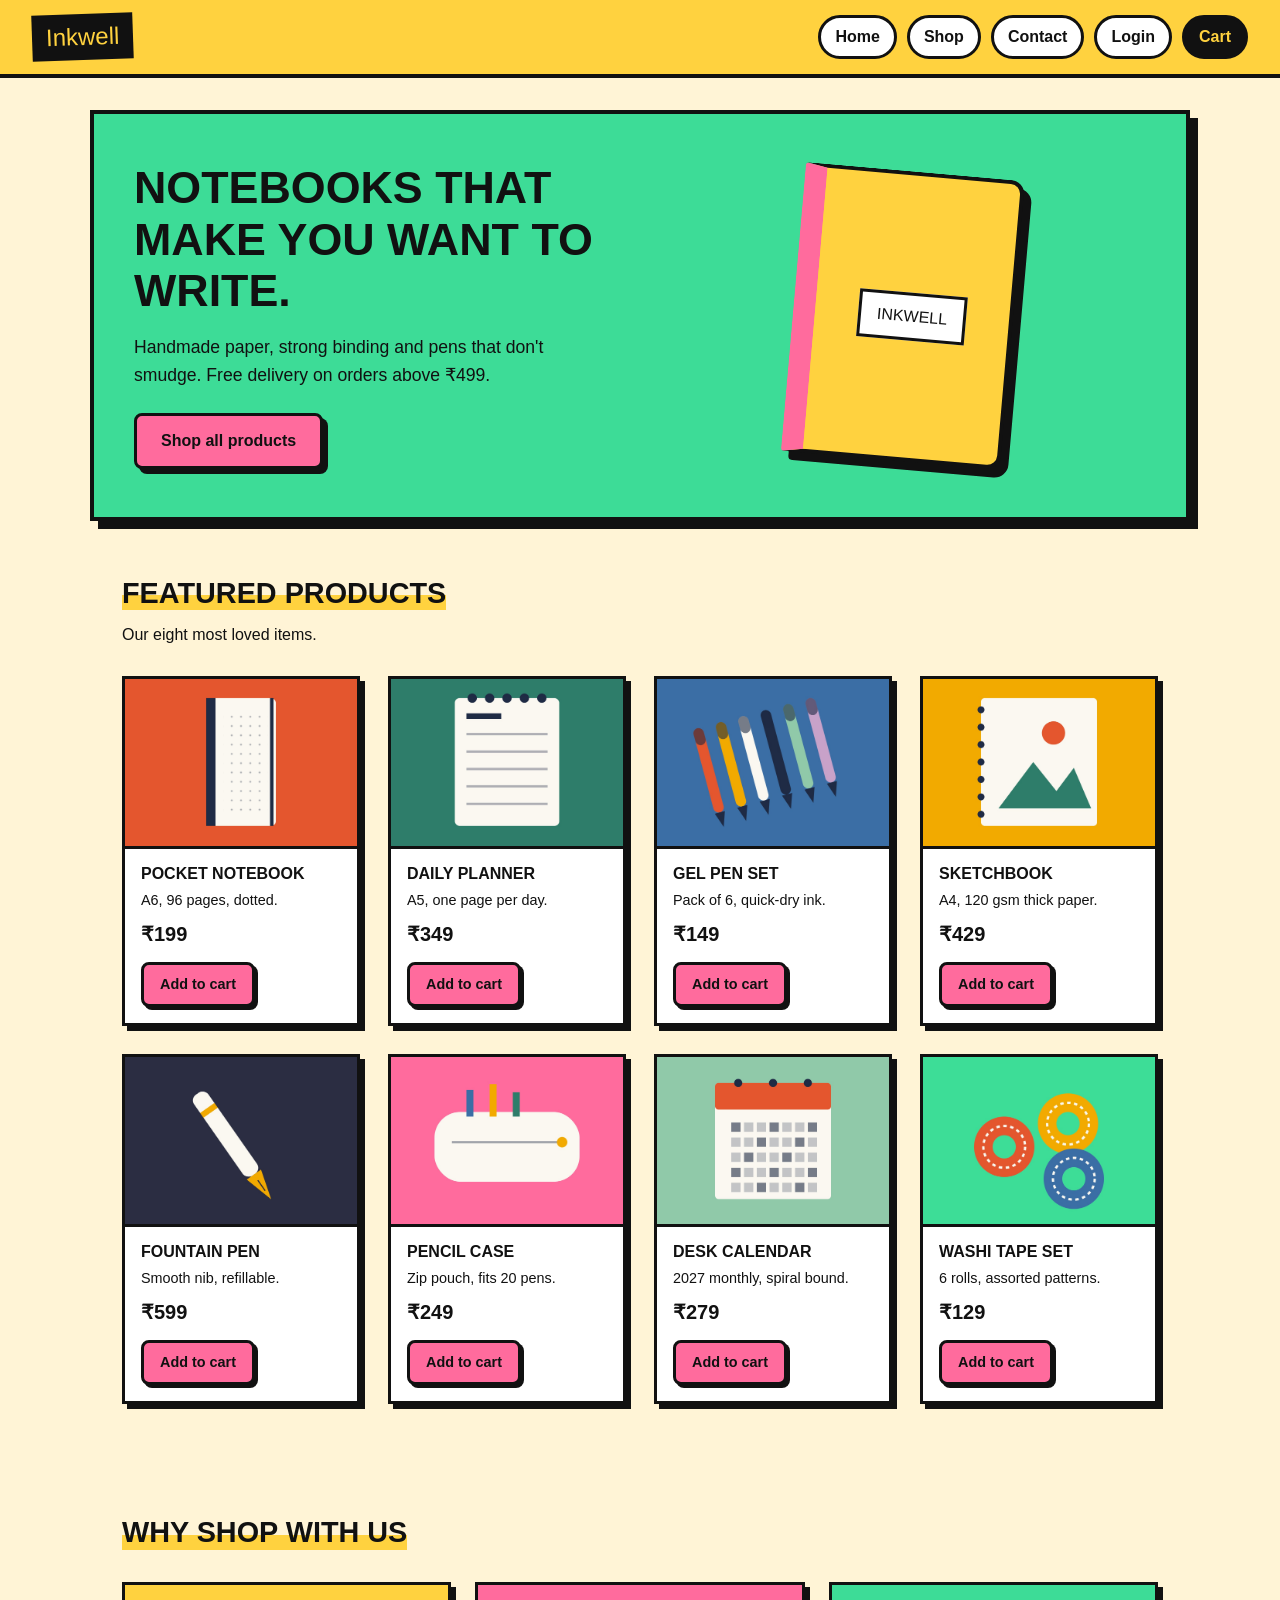
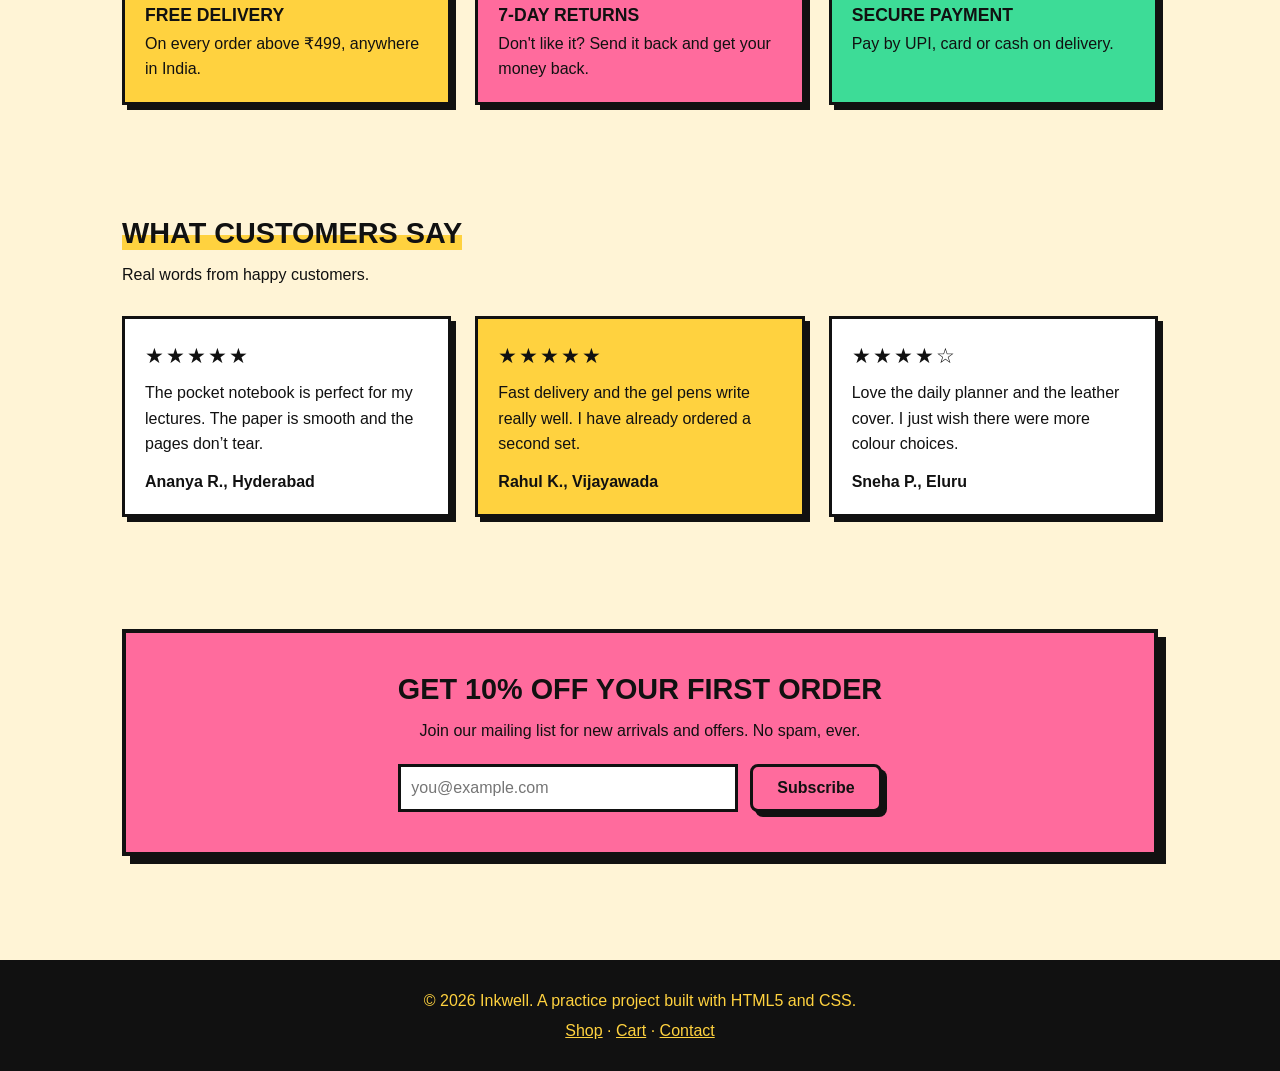
<file: index.html>
<!DOCTYPE html>
<html lang="en">
<head>
  <meta charset="UTF-8">
  <meta name="viewport" content="width=device-width, initial-scale=1">
  <title>Home – Inkwell</title>
  <link rel="stylesheet" href="style.css">
</head>
<body>
  <header class="site-header">
    <a href="index.html" class="logo">Inkwell</a>
    <nav>
      <ul class="nav-links">
        <li><a href="index.html">Home</a></li>
        <li><a href="products.html">Shop</a></li>
        <li><a href="contact.html">Contact</a></li>
        <li><a href="login.html">Login</a></li>
        <li><a href="cart.html" class="cart-link">Cart</a></li>
      </ul>
    </nav>
  </header>
  <main>
    <section class="hero">
      <div class="hero-text">
        <h1>Notebooks that make you want to write.</h1>
        <p>Handmade paper, strong binding and pens that don't smudge. Free delivery on orders above ₹499.</p>
        <a href="products.html" class="btn">Shop all products</a>
      </div>
      <div class="hero-art" aria-hidden="true">
        <div class="book"><div class="book-label">Inkwell</div></div>
      </div>
    </section>

    <section class="section">
      <h2>Featured products</h2>
      <p class="section-intro">Our eight most loved items.</p>
      <div class="product-grid">
        <article class="card">
          <a href="product.html"><img class="card-img" src="images/p1.jpg" alt="Pocket Notebook"></a>
          <div class="card-body">
            <h3><a href="product.html">Pocket Notebook</a></h3>
            <p class="desc">A6, 96 pages, dotted.</p>
            <p class="price">₹199</p>
            <a href="cart.html" class="btn btn-small">Add to cart</a>
          </div>
        </article>
        <article class="card">
          <a href="product.html"><img class="card-img" src="images/p2.jpg" alt="Daily Planner"></a>
          <div class="card-body">
            <h3><a href="product.html">Daily Planner</a></h3>
            <p class="desc">A5, one page per day.</p>
            <p class="price">₹349</p>
            <a href="cart.html" class="btn btn-small">Add to cart</a>
          </div>
        </article>
        <article class="card">
          <a href="product.html"><img class="card-img" src="images/p3.jpg" alt="Gel Pen Set"></a>
          <div class="card-body">
            <h3><a href="product.html">Gel Pen Set</a></h3>
            <p class="desc">Pack of 6, quick-dry ink.</p>
            <p class="price">₹149</p>
            <a href="cart.html" class="btn btn-small">Add to cart</a>
          </div>
        </article>
        <article class="card">
          <a href="product.html"><img class="card-img" src="images/p4.jpg" alt="Sketchbook"></a>
          <div class="card-body">
            <h3><a href="product.html">Sketchbook</a></h3>
            <p class="desc">A4, 120 gsm thick paper.</p>
            <p class="price">₹429</p>
            <a href="cart.html" class="btn btn-small">Add to cart</a>
          </div>
        </article>

        <article class="card">
          <a href="product.html"><img class="card-img" src="images/p12.jpg" alt="Fountain Pen"></a>
          <div class="card-body">
            <h3><a href="product.html">Fountain Pen</a></h3>
            <p class="desc">Smooth nib, refillable.</p>
            <p class="price">₹599</p>
            <a href="cart.html" class="btn btn-small">Add to cart</a>
          </div>
        </article>

        <article class="card">
          <a href="product.html"><img class="card-img" src="images/p10.jpg" alt="Pencil Case"></a>
          <div class="card-body">
            <h3><a href="product.html">Pencil Case</a></h3>
            <p class="desc">Zip pouch, fits 20 pens.</p>
            <p class="price">₹249</p>
            <a href="cart.html" class="btn btn-small">Add to cart</a>
          </div>
        </article>

        <article class="card">
          <a href="product.html"><img class="card-img" src="images/p15.jpg" alt="Desk Calendar"></a>
          <div class="card-body">
            <h3><a href="product.html">Desk Calendar</a></h3>
            <p class="desc">2027 monthly, spiral bound.</p>
            <p class="price">₹279</p>
            <a href="cart.html" class="btn btn-small">Add to cart</a>
          </div>
        </article>

        <article class="card">
          <a href="product.html"><img class="card-img" src="images/p9.jpg" alt="Washi Tape Set"></a>
          <div class="card-body">
            <h3><a href="product.html">Washi Tape Set</a></h3>
            <p class="desc">6 rolls, assorted patterns.</p>
            <p class="price">₹129</p>
            <a href="cart.html" class="btn btn-small">Add to cart</a>
          </div>
        </article>
      </div>
    </section>

    <section class="section why">
      <h2>Why shop with us</h2>
      <div class="why-grid">
        <div><h3>Free delivery</h3><p>On every order above ₹499, anywhere in India.</p></div>
        <div><h3>7-day returns</h3><p>Don't like it? Send it back and get your money back.</p></div>
        <div><h3>Secure payment</h3><p>Pay by UPI, card or cash on delivery.</p></div>
      </div>
    </section>
    <section class="section">
      <h2>What customers say</h2>
      <p class="section-intro">Real words from happy customers.</p>
      <div class="review-grid">
        <blockquote class="review">
          <p class="stars" aria-label="5 out of 5 stars">★★★★★</p>
          <p>The pocket notebook is perfect for my lectures. The paper is smooth and the pages don’t tear.</p>
          <p class="who">Ananya R., Hyderabad</p>
        </blockquote>
        <blockquote class="review">
          <p class="stars" aria-label="5 out of 5 stars">★★★★★</p>
          <p>Fast delivery and the gel pens write really well. I have already ordered a second set.</p>
          <p class="who">Rahul K., Vijayawada</p>
        </blockquote>
        <blockquote class="review">
          <p class="stars" aria-label="4 out of 5 stars">★★★★☆</p>
          <p>Love the daily planner and the leather cover. I just wish there were more colour choices.</p>
          <p class="who">Sneha P., Eluru</p>
        </blockquote>
      </div>
    </section>

    <section class="section">
      <div class="newsletter">
        <h2>Get 10% off your first order</h2>
        <p>Join our mailing list for new arrivals and offers. No spam, ever.</p>
        <form class="news-form" action="#" method="post">
          <label for="news-email" class="visually-hidden">Email address</label>
          <input type="email" id="news-email" name="email" placeholder="you@example.com" required>
          <button type="submit" class="btn">Subscribe</button>
        </form>
      </div>
    </section>

  </main>
  <footer class="site-footer">
    <p>© 2026 Inkwell. A practice project built with HTML5 and CSS.</p>
    <p><a href="products.html">Shop</a> · <a href="cart.html">Cart</a> · <a href="contact.html">Contact</a></p>
  </footer>
</body>
</html>
</file>
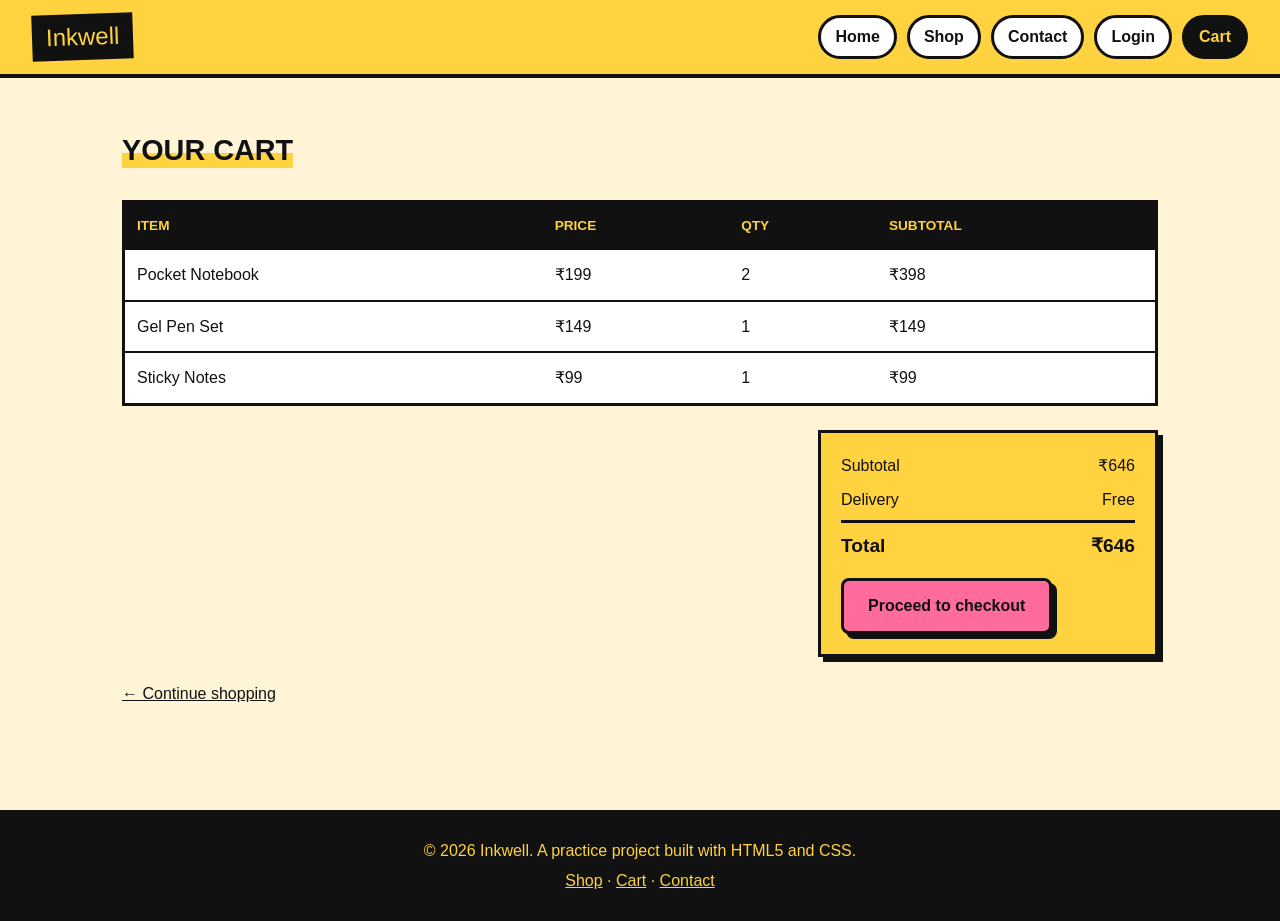
<file: cart.html>
<!DOCTYPE html>
<html lang="en">
<head>
  <meta charset="UTF-8">
  <meta name="viewport" content="width=device-width, initial-scale=1">
  <title>Cart – Inkwell</title>
  <link rel="stylesheet" href="style.css">
</head>
<body>
  <header class="site-header">
    <a href="index.html" class="logo">Inkwell</a>
    <nav>
      <ul class="nav-links">
        <li><a href="index.html">Home</a></li>
        <li><a href="products.html">Shop</a></li>
        <li><a href="contact.html">Contact</a></li>
        <li><a href="login.html">Login</a></li>
        <li><a href="cart.html" class="cart-link">Cart</a></li>
      </ul>
    </nav>
  </header>
  <main>
    <section class="section">
      <h2>Your cart</h2>
      <table class="cart-table">
        <thead><tr><th>Item</th><th>Price</th><th>Qty</th><th>Subtotal</th></tr></thead>
        <tbody>
          <tr><td>Pocket Notebook</td><td>₹199</td><td>2</td><td>₹398</td></tr>
          <tr><td>Gel Pen Set</td><td>₹149</td><td>1</td><td>₹149</td></tr>
          <tr><td>Sticky Notes</td><td>₹99</td><td>1</td><td>₹99</td></tr>
        </tbody>
      </table>
      <div class="summary">
        <p><span>Subtotal</span><span>₹646</span></p>
        <p><span>Delivery</span><span>Free</span></p>
        <p class="total"><span>Total</span><span>₹646</span></p>
        <a href="checkout.html" class="btn">Proceed to checkout</a>
      </div>
      <p><a href="products.html">← Continue shopping</a></p>
    </section>
  </main>
  <footer class="site-footer">
    <p>© 2026 Inkwell. A practice project built with HTML5 and CSS.</p>
    <p><a href="products.html">Shop</a> · <a href="cart.html">Cart</a> · <a href="contact.html">Contact</a></p>
  </footer>
</body>
</html>
</file>
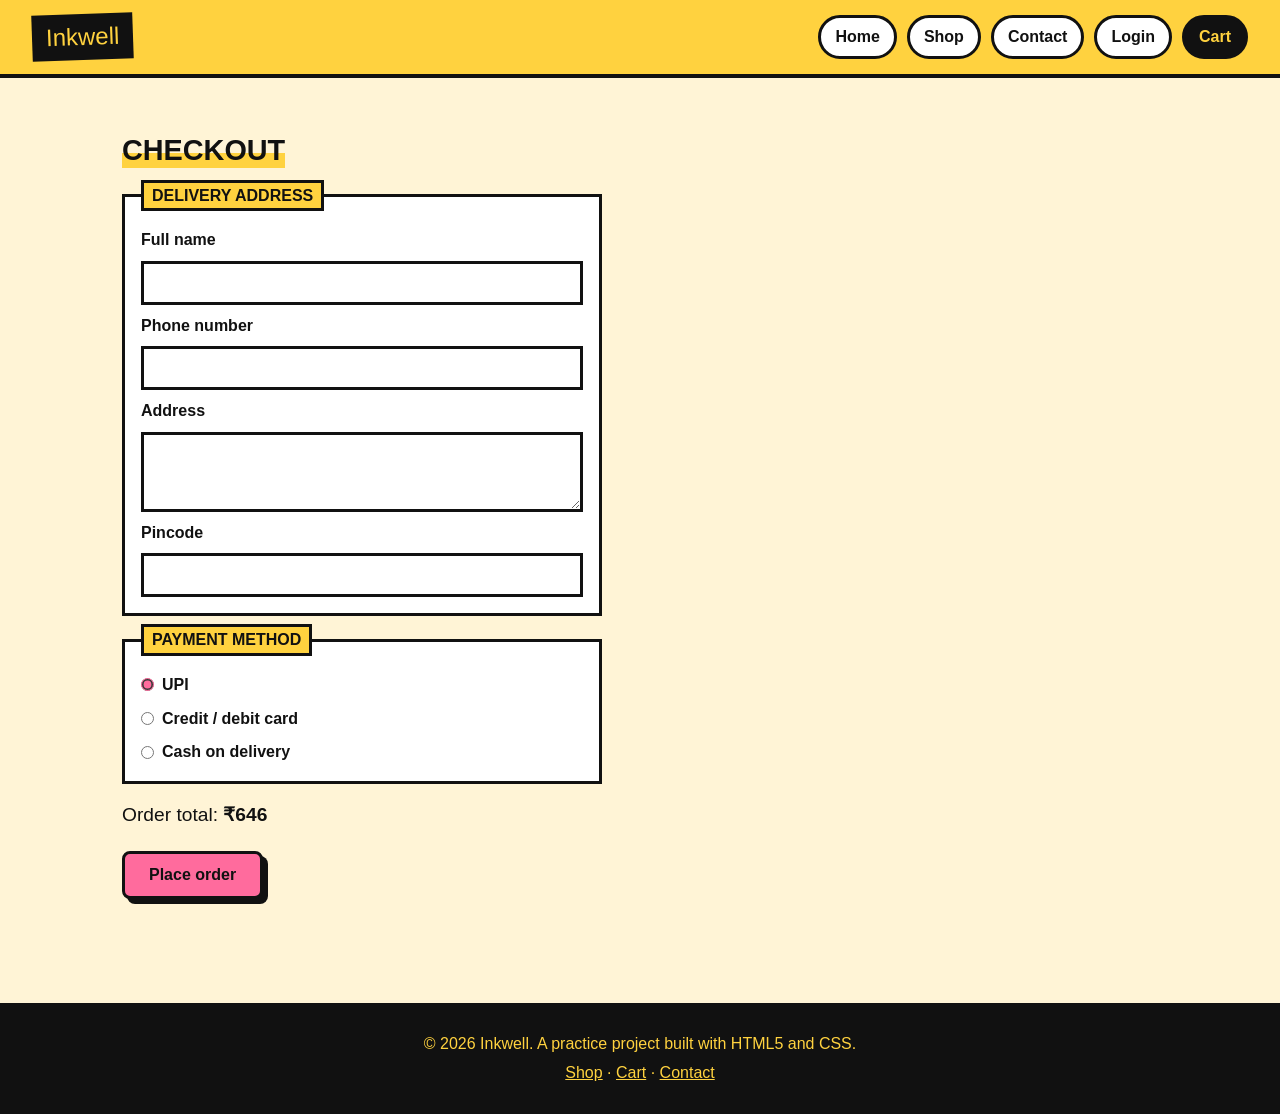
<file: checkout.html>
<!DOCTYPE html>
<html lang="en">
<head>
  <meta charset="UTF-8">
  <meta name="viewport" content="width=device-width, initial-scale=1">
  <title>Checkout – Inkwell</title>
  <link rel="stylesheet" href="style.css">
</head>
<body>
  <header class="site-header">
    <a href="index.html" class="logo">Inkwell</a>
    <nav>
      <ul class="nav-links">
        <li><a href="index.html">Home</a></li>
        <li><a href="products.html">Shop</a></li>
        <li><a href="contact.html">Contact</a></li>
        <li><a href="login.html">Login</a></li>
        <li><a href="cart.html" class="cart-link">Cart</a></li>
      </ul>
    </nav>
  </header>
  <main>
    <section class="section">
      <h2>Checkout</h2>
      <form action="thankyou.html" method="get" class="form">
        <fieldset>
          <legend>Delivery address</legend>
          <label for="fname">Full name</label>
          <input type="text" id="fname" name="fname" required>
          <label for="phone">Phone number</label>
          <input type="tel" id="phone" name="phone" pattern="[0-9]{10}" required>
          <label for="addr">Address</label>
          <textarea id="addr" name="addr" rows="3" required></textarea>
          <label for="pin">Pincode</label>
          <input type="text" id="pin" name="pin" pattern="[0-9]{6}" required>
        </fieldset>
        <fieldset>
          <legend>Payment method</legend>
          <label class="radio"><input type="radio" name="pay" value="upi" checked> UPI</label>
          <label class="radio"><input type="radio" name="pay" value="card"> Credit / debit card</label>
          <label class="radio"><input type="radio" name="pay" value="cod"> Cash on delivery</label>
        </fieldset>
        <p class="total-line">Order total: <strong>₹646</strong></p>
        <button type="submit" class="btn">Place order</button>
      </form>
    </section>
  </main>
  <footer class="site-footer">
    <p>© 2026 Inkwell. A practice project built with HTML5 and CSS.</p>
    <p><a href="products.html">Shop</a> · <a href="cart.html">Cart</a> · <a href="contact.html">Contact</a></p>
  </footer>
</body>
</html>
</file>
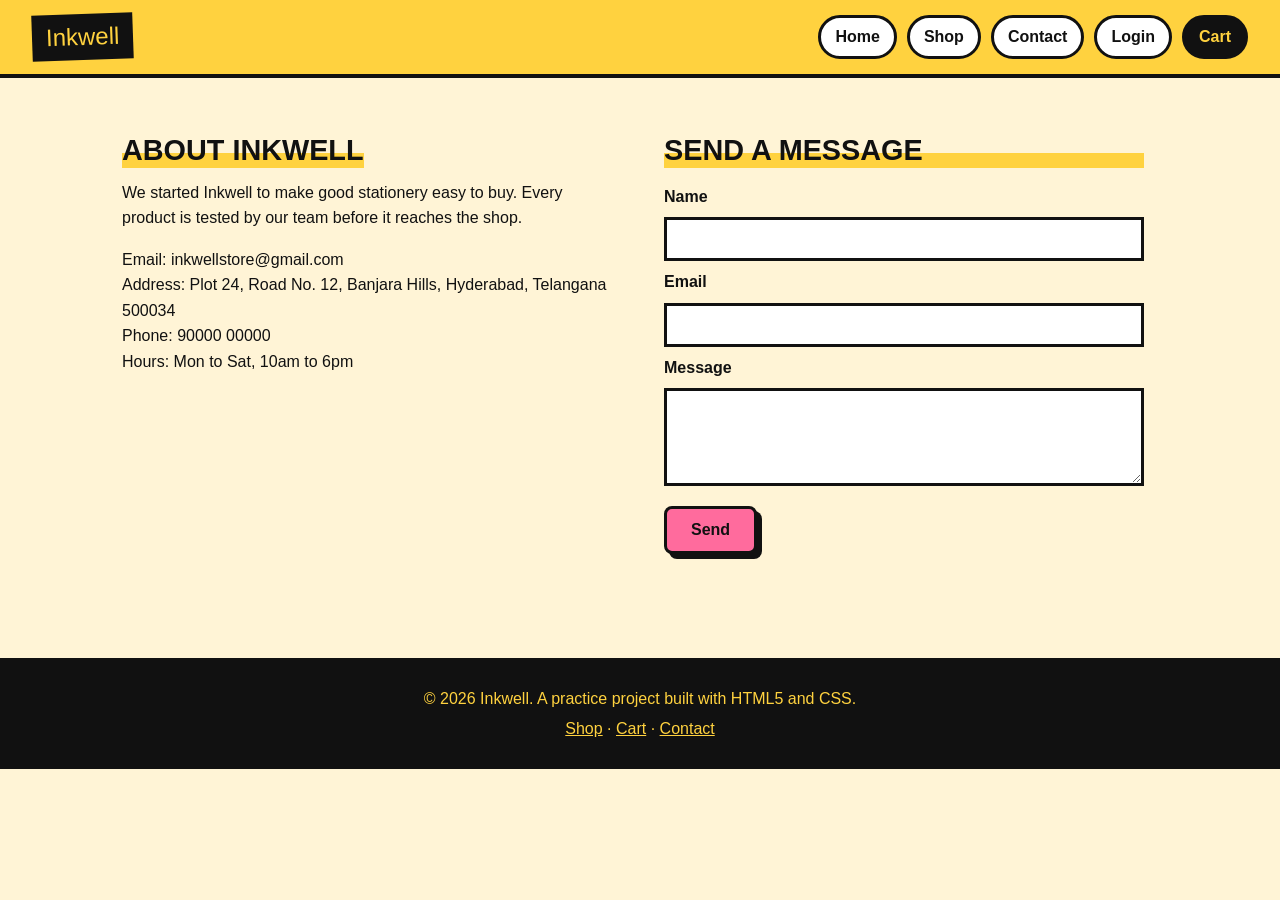
<file: contact.html>
<!DOCTYPE html>
<html lang="en">
<head>
  <meta charset="UTF-8">
  <meta name="viewport" content="width=device-width, initial-scale=1">
  <title>Contact – Inkwell</title>
  <link rel="stylesheet" href="style.css">
</head>
<body>
  <header class="site-header">
    <a href="index.html" class="logo">Inkwell</a>
    <nav>
      <ul class="nav-links">
        <li><a href="index.html">Home</a></li>
        <li><a href="products.html">Shop</a></li>
        <li><a href="contact.html">Contact</a></li>
        <li><a href="login.html">Login</a></li>
        <li><a href="cart.html" class="cart-link">Cart</a></li>
      </ul>
    </nav>
  </header>
  <main>
    <section class="section">
      <div class="two-col">
        <div>
          <h2>About Inkwell</h2>
          <p>We started Inkwell to make good stationery easy to buy. Every product is tested by our team before it reaches the shop.</p>
          <p class="gap">Email: inkwellstore@gmail.com<br>Address: Plot 24, Road No. 12, Banjara Hills, Hyderabad, Telangana 500034<br>Phone: 90000 00000<br>Hours: Mon to Sat, 10am to 6pm</p>
        </div>
        <form class="form" action="#" method="post">
          <h2>Send a message</h2>
          <label for="n">Name</label>
          <input type="text" id="n" name="name" required>
          <label for="e">Email</label>
          <input type="email" id="e" name="email" required>
          <label for="m">Message</label>
          <textarea id="m" name="message" rows="4" required></textarea>
          <button type="submit" class="btn">Send</button>
        </form>
      </div>
    </section>
  </main>
  <footer class="site-footer">
    <p>© 2026 Inkwell. A practice project built with HTML5 and CSS.</p>
    <p><a href="products.html">Shop</a> · <a href="cart.html">Cart</a> · <a href="contact.html">Contact</a></p>
  </footer>
</body>
</html>
</file>
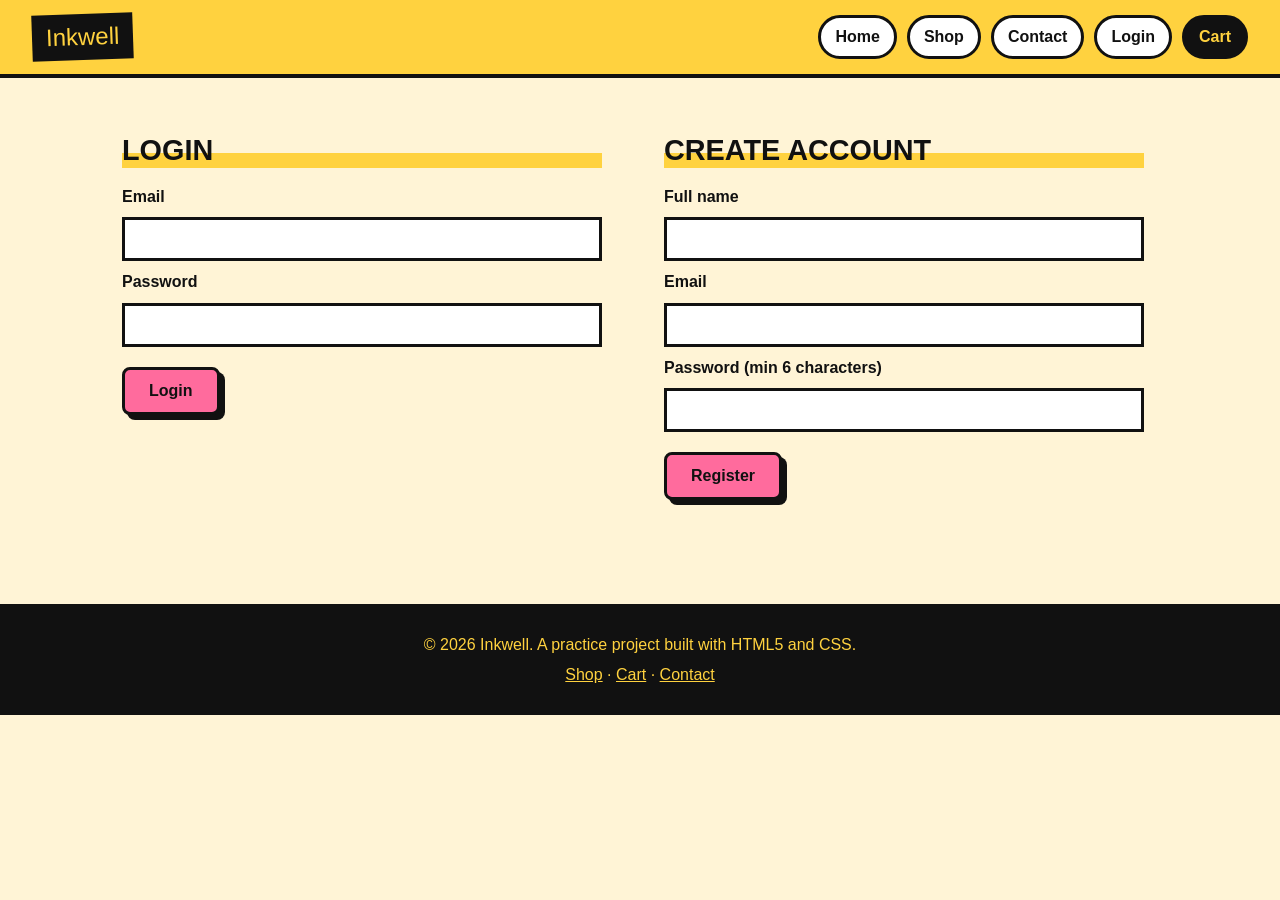
<file: login.html>
<!DOCTYPE html>
<html lang="en">
<head>
  <meta charset="UTF-8">
  <meta name="viewport" content="width=device-width, initial-scale=1">
  <title>Login – Inkwell</title>
  <link rel="stylesheet" href="style.css">
</head>
<body>
  <header class="site-header">
    <a href="index.html" class="logo">Inkwell</a>
    <nav>
      <ul class="nav-links">
        <li><a href="index.html">Home</a></li>
        <li><a href="products.html">Shop</a></li>
        <li><a href="contact.html">Contact</a></li>
        <li><a href="login.html">Login</a></li>
        <li><a href="cart.html" class="cart-link">Cart</a></li>
      </ul>
    </nav>
  </header>
  <main>
    <section class="section">
      <div class="two-col">
        <form class="form" action="index.html" method="get">
          <h2>Login</h2>
          <label for="le">Email</label>
          <input type="email" id="le" name="email" required>
          <label for="lp">Password</label>
          <input type="password" id="lp" name="password" required>
          <button type="submit" class="btn">Login</button>
        </form>
        <form class="form" action="index.html" method="get">
          <h2>Create account</h2>
          <label for="rn">Full name</label>
          <input type="text" id="rn" name="name" required>
          <label for="re">Email</label>
          <input type="email" id="re" name="email" required>
          <label for="rp">Password (min 6 characters)</label>
          <input type="password" id="rp" name="password" minlength="6" required>
          <button type="submit" class="btn">Register</button>
        </form>
      </div>
    </section>
  </main>
  <footer class="site-footer">
    <p>© 2026 Inkwell. A practice project built with HTML5 and CSS.</p>
    <p><a href="products.html">Shop</a> · <a href="cart.html">Cart</a> · <a href="contact.html">Contact</a></p>
  </footer>
</body>
</html>
</file>
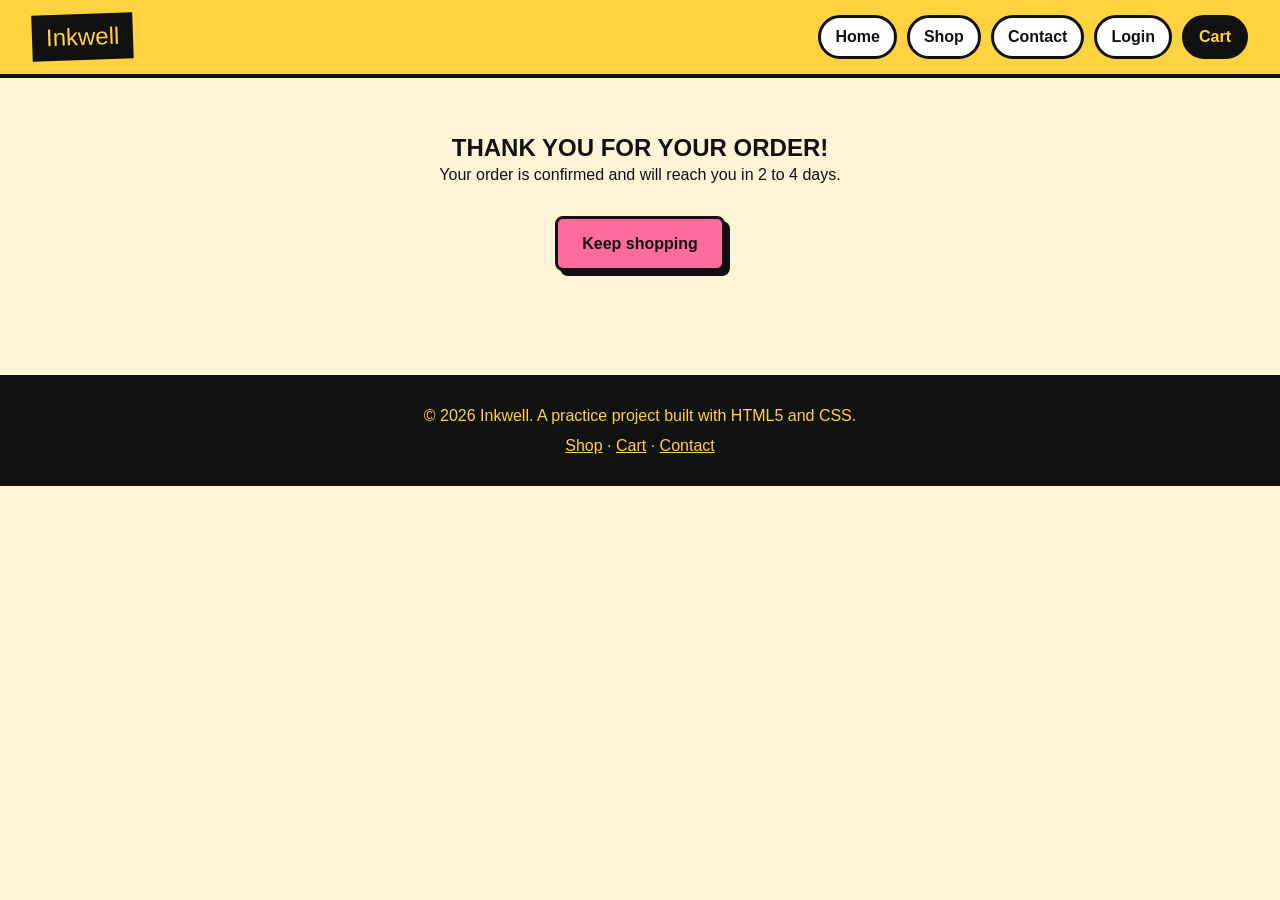
<file: thankyou.html>
<!DOCTYPE html>
<html lang="en">
<head>
  <meta charset="UTF-8">
  <meta name="viewport" content="width=device-width, initial-scale=1">
  <title>Order placed – Inkwell</title>
  <link rel="stylesheet" href="style.css">
</head>
<body>
  <header class="site-header">
    <a href="index.html" class="logo">Inkwell</a>
    <nav>
      <ul class="nav-links">
        <li><a href="index.html">Home</a></li>
        <li><a href="products.html">Shop</a></li>
        <li><a href="contact.html">Contact</a></li>
        <li><a href="login.html">Login</a></li>
        <li><a href="cart.html" class="cart-link">Cart</a></li>
      </ul>
    </nav>
  </header>
  <main>
    <section class="section center">
      <h1>Thank you for your order!</h1>
      <p class="section-intro">Your order is confirmed and will reach you in 2 to 4 days.</p>
      <a href="products.html" class="btn">Keep shopping</a>
    </section>
  </main>
  <footer class="site-footer">
    <p>© 2026 Inkwell. A practice project built with HTML5 and CSS.</p>
    <p><a href="products.html">Shop</a> · <a href="cart.html">Cart</a> · <a href="contact.html">Contact</a></p>
  </footer>
</body>
</html>
</file>
<file: style.css>
* {
  margin: 0;
  padding: 0;
  box-sizing: border-box;
}

html {
  scroll-behavior: smooth;
}

body {
  font-family: "Trebuchet MS", Verdana, sans-serif;
  background-color: #fff4d6;
  color: #111111;
  line-height: 1.6;
}

h1,
h2,
h3 {
  font-family: "Arial Black", Impact, sans-serif;
  text-transform: uppercase;
  line-height: 1.15;
}

a {
  color: inherit;
}

a:focus-visible,
button:focus-visible,
input:focus-visible,
textarea:focus-visible,
select:focus-visible {
  outline: 4px solid #ff6b9d;
  outline-offset: 2px;
}

.site-header {
  display: flex;
  justify-content: space-between;
  align-items: center;
  flex-wrap: wrap;
  gap: 12px;
  padding: 14px 32px;
  background-color: #ffd23f;
  color: #111111;
  border-bottom: 4px solid #111111;
  position: sticky;
  top: 0;
  z-index: 5;
}

.logo {
  font-family: "Arial Black", Impact, sans-serif;
  font-size: 1.5rem;
  text-decoration: none;
  background-color: #111111;
  color: #ffd23f;
  padding: 4px 14px;
  transform: rotate(-2deg);
}

.nav-links {
  display: flex;
  flex-wrap: wrap;
  gap: 10px;
  list-style: none;
}

.nav-links a {
  display: inline-block;
  padding: 6px 14px;
  border: 3px solid #111111;
  border-radius: 999px;
  background-color: #ffffff;
  color: #111111;
  font-weight: bold;
  text-decoration: none;
}

.nav-links a:hover {
  background-color: #ff6b9d;
}

.nav-links .cart-link {
  background-color: #111111;
  color: #ffd23f;
}

.btn {
  display: inline-block;
  padding: 12px 24px;
  background-color: #ff6b9d;
  color: #111111;
  border: 3px solid #111111;
  border-radius: 8px;
  box-shadow: 5px 5px 0 #111111;
  font-size: 1rem;
  font-weight: bold;
  text-decoration: none;
  cursor: pointer;
  transition: transform 0.1s, box-shadow 0.1s;
}

.btn:hover {
  transform: translate(3px, 3px);
  box-shadow: 2px 2px 0 #111111;
}

.btn-small {
  padding: 8px 16px;
  font-size: 0.9rem;
  box-shadow: 3px 3px 0 #111111;
}

.hero {
  display: flex;
  align-items: center;
  justify-content: space-between;
  gap: 40px;
  max-width: 1100px;
  margin: 32px auto 0;
  padding: 48px 40px;
  background-color: #3ddc97;
  color: #111111;
  border: 4px solid #111111;
  box-shadow: 8px 8px 0 #111111;
}

.hero-text {
  flex: 1;
}

.hero h1 {
  font-size: 2.8rem;
  margin-bottom: 16px;
}

.hero p {
  max-width: 440px;
  margin-bottom: 24px;
  font-size: 1.1rem;
}

.hero-art {
  flex: 1;
  display: flex;
  justify-content: center;
}

.book {
  width: 220px;
  height: 290px;
  display: flex;
  align-items: center;
  justify-content: center;
  background-color: #ffd23f;
  border: 4px solid #111111;
  border-left: 22px solid #ff6b9d;
  border-radius: 4px 14px 14px 4px;
  transform: rotate(5deg);
  box-shadow: 8px 8px 0 #111111;
}

.book-label {
  padding: 8px 16px;
  background-color: #ffffff;
  color: #111111;
  border: 3px solid #111111;
  font-family: "Arial Black", Impact, sans-serif;
  text-transform: uppercase;
}

.section {
  max-width: 1100px;
  margin: 0 auto;
  padding: 56px 32px;
}

.section h2 {
  display: inline-block;
  margin-bottom: 12px;
  font-size: 1.8rem;
  color: #111111;
  background: linear-gradient(transparent 55%, #ffd23f 55%);
}

.section-intro {
  margin-bottom: 28px;
}

.center {
  text-align: center;
}

.why-grid {
  display: grid;
  grid-template-columns: repeat(auto-fit, minmax(220px, 1fr));
  gap: 24px;
  margin-top: 20px;
}

.why-grid > div {
  padding: 20px;
  background-color: #ffffff;
  border: 3px solid #111111;
  box-shadow: 5px 5px 0 #111111;
}

.why-grid > div:nth-child(1) {
  background-color: #ffd23f;
}

.why-grid > div:nth-child(2) {
  background-color: #ff6b9d;
}

.why-grid > div:nth-child(3) {
  background-color: #3ddc97;
}

.why-grid h3 {
  margin-bottom: 6px;
  font-size: 1.1rem;
}

.product-grid {
  display: grid;
  grid-template-columns: repeat(auto-fit, minmax(220px, 1fr));
  gap: 28px;
}

.card {
  background-color: #ffffff;
  border: 3px solid #111111;
  box-shadow: 5px 5px 0 #111111;
  transition: transform 0.15s;
}

.card:hover {
  transform: translate(-3px, -3px) rotate(-1deg);
}

.card-img {
  display: block;
  width: 100%;
  height: 170px;
  object-fit: cover;
  border-bottom: 3px solid #111111;
}

.card-body {
  padding: 16px;
}

.card-body h3 {
  font-size: 1rem;
}

.card-body h3 a {
  text-decoration: none;
}

.card-body h3 a:hover {
  background-color: #ffd23f;
}

.desc {
  margin: 6px 0;
  font-size: 0.9rem;
}

.price {
  margin-bottom: 12px;
  font-size: 1.25rem;
  font-weight: bold;
}

.crumbs {
  margin-bottom: 24px;
  font-size: 0.9rem;
}

.detail {
  display: flex;
  align-items: flex-start;
  gap: 40px;
}

.detail-img {
  display: block;
  flex: 1;
  min-width: 0;
  width: 100%;
  height: 380px;
  object-fit: cover;
  border: 4px solid #111111;
  box-shadow: 8px 8px 0 #111111;
}

.detail-info {
  flex: 1;
}

.detail-info h1 {
  font-size: 2rem;
}

.price.big {
  margin: 8px 0 16px;
  font-size: 2rem;
}

.specs {
  margin: 16px 0 24px 20px;
}

.buy-form {
  display: flex;
  flex-direction: column;
  gap: 8px;
  max-width: 280px;
}

.cart-table {
  width: 100%;
  margin: 20px 0 24px;
  border-collapse: collapse;
  background-color: #ffffff;
  border: 3px solid #111111;
}

.cart-table th {
  background-color: #111111;
  color: #ffd23f;
  font-size: 0.85rem;
  text-transform: uppercase;
}

.cart-table th,
.cart-table td {
  padding: 12px;
  text-align: left;
  border-bottom: 2px solid #111111;
}

.summary {
  max-width: 340px;
  margin: 0 0 24px auto;
  padding: 20px;
  background-color: #ffd23f;
  color: #111111;
  border: 3px solid #111111;
  box-shadow: 5px 5px 0 #111111;
}

.summary p {
  display: flex;
  justify-content: space-between;
  margin-bottom: 8px;
}

.summary .total {
  padding-top: 8px;
  margin-bottom: 16px;
  border-top: 3px solid #111111;
  font-size: 1.2rem;
  font-weight: bold;
}

.form {
  display: flex;
  flex-direction: column;
  gap: 8px;
  max-width: 480px;
}

.form h2 {
  margin-bottom: 8px;
}

label {
  font-weight: bold;
}

input,
textarea,
select {
  padding: 10px;
  background-color: #ffffff;
  color: #111111;
  border: 3px solid #111111;
  border-radius: 0;
  font-family: inherit;
  font-size: 1rem;
}

.form .btn,
.buy-form .btn {
  align-self: flex-start;
  margin-top: 12px;
}

fieldset {
  display: flex;
  flex-direction: column;
  gap: 8px;
  padding: 16px;
  background-color: #ffffff;
  border: 3px solid #111111;
}

legend {
  padding: 0 8px;
  background-color: #ffd23f;
  color: #111111;
  border: 3px solid #111111;
  font-weight: bold;
  text-transform: uppercase;
}

.radio {
  display: flex;
  align-items: center;
  gap: 8px;
}

.radio input {
  padding: 0;
  accent-color: #ff6b9d;
}

.total-line {
  margin-top: 8px;
  font-size: 1.2rem;
}

.two-col {
  display: grid;
  grid-template-columns: 1fr 1fr;
  gap: 48px;
}

.gap {
  margin-top: 16px;
}

.site-footer {
  margin-top: 48px;
  padding: 24px;
  background-color: #111111;
  color: #ffd23f;
  text-align: center;
}

.site-footer p {
  margin: 4px 0;
}

.site-footer a:hover {
  color: #ff6b9d;
}

.review-grid {
  display: grid;
  grid-template-columns: repeat(auto-fit, minmax(260px, 1fr));
  gap: 24px;
}

.review {
  padding: 20px;
  background-color: #ffffff;
  border: 3px solid #111111;
  box-shadow: 5px 5px 0 #111111;
}

.review:nth-child(2) {
  background-color: #ffd23f;
}

.stars {
  margin-bottom: 8px;
  font-size: 1.3rem;
  letter-spacing: 2px;
}

.who {
  margin-top: 12px;
  font-weight: bold;
}

.newsletter {
  padding: 40px 32px;
  background-color: #ff6b9d;
  color: #111111;
  border: 4px solid #111111;
  box-shadow: 8px 8px 0 #111111;
  text-align: center;
}

.newsletter h2 {
  background: none;
}

.newsletter p {
  margin-bottom: 20px;
}

.news-form {
  display: flex;
  justify-content: center;
  flex-wrap: wrap;
  gap: 12px;
}

.news-form input {
  flex: 1;
  min-width: 220px;
  max-width: 340px;
  background-color: #ffffff;
  color: #111111;
}

.visually-hidden {
  position: absolute;
  width: 1px;
  height: 1px;
  overflow: hidden;
  clip: rect(0 0 0 0);
  white-space: nowrap;
}

@media (max-width: 700px) {
  .site-header {
    flex-direction: column;
    padding: 12px 16px;
    position: static;
  }

  .nav-links {
    justify-content: center;
  }

  .hero {
    flex-direction: column;
    margin: 20px 16px 0;
    padding: 32px 20px;
    text-align: center;
  }

  .hero h1 {
    font-size: 2rem;
  }

  .hero p {
    margin-left: auto;
    margin-right: auto;
  }

  .section {
    padding: 40px 20px;
  }

  .detail,
  .two-col {
    display: flex;
    flex-direction: column;
    gap: 24px;
  }

  .detail-img {
    flex: none;
    height: 240px;
  }

  .summary {
    max-width: none;
  }
}
</file>
